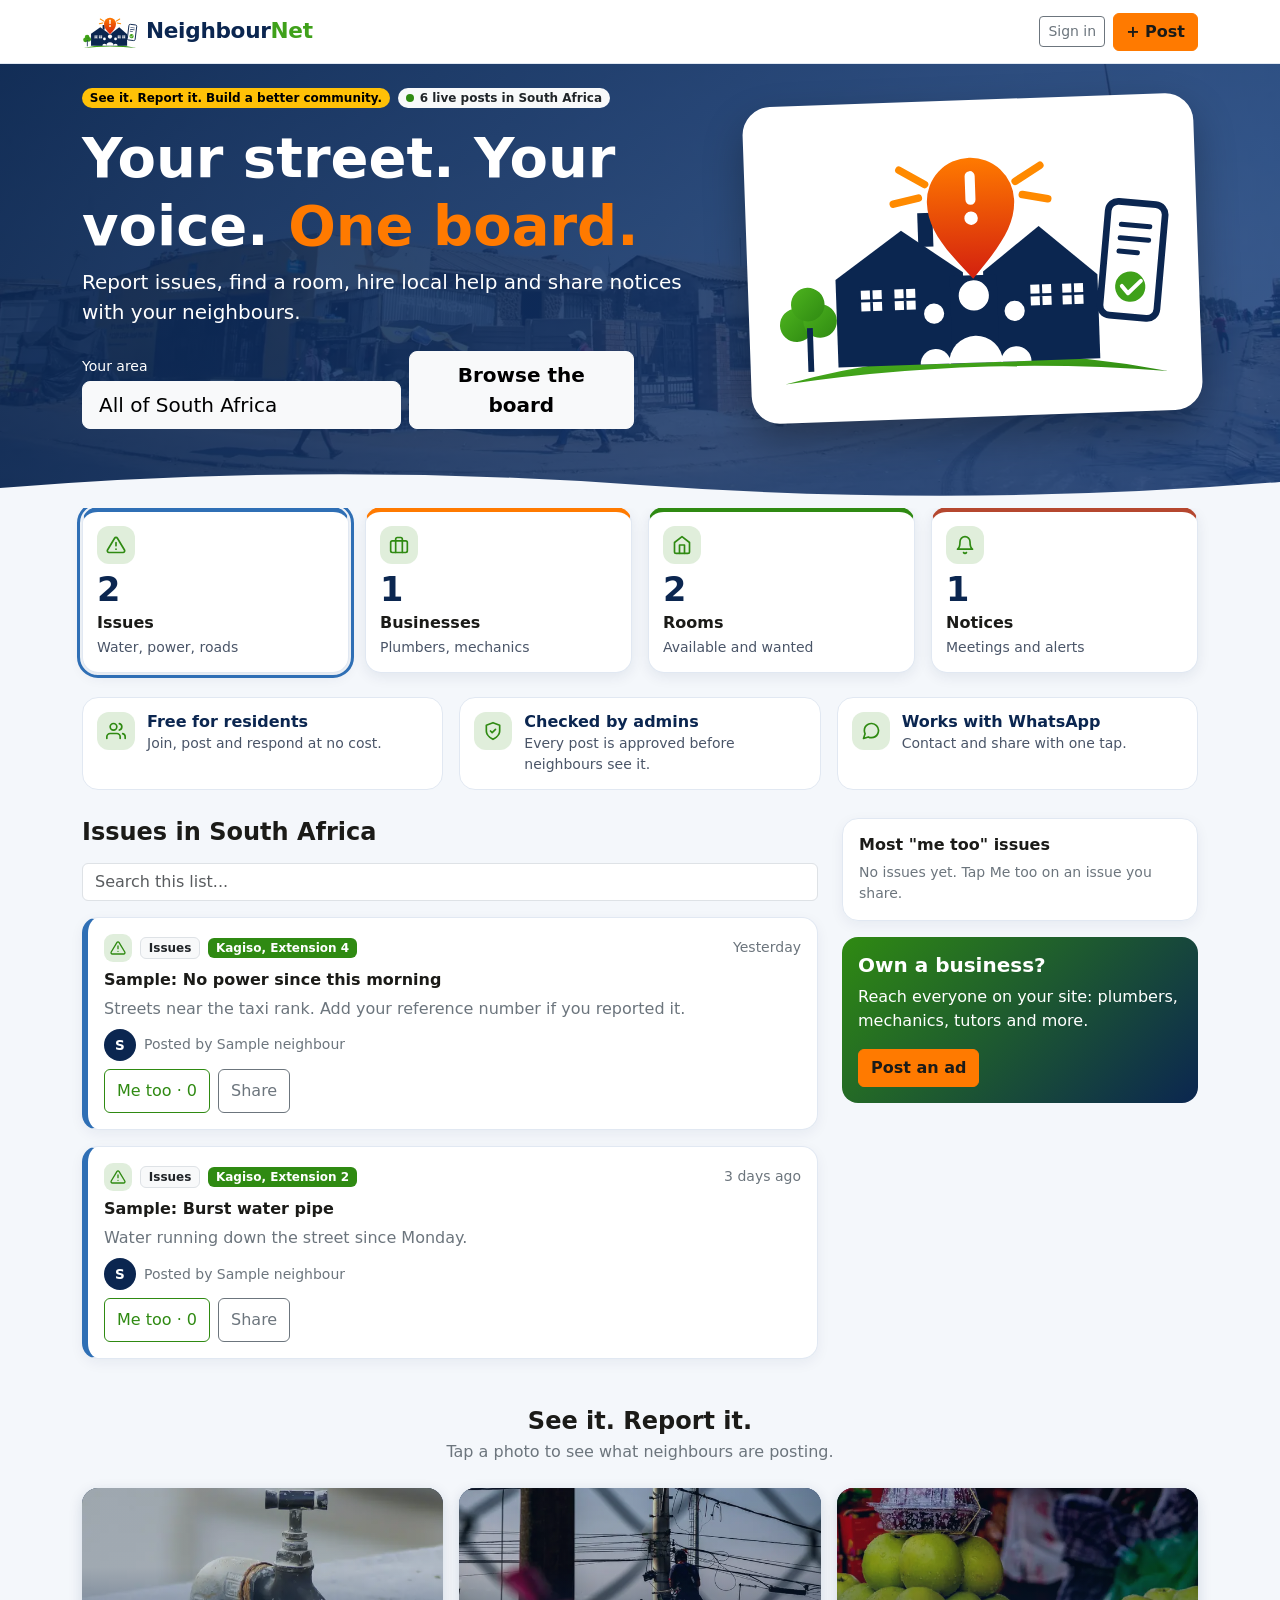
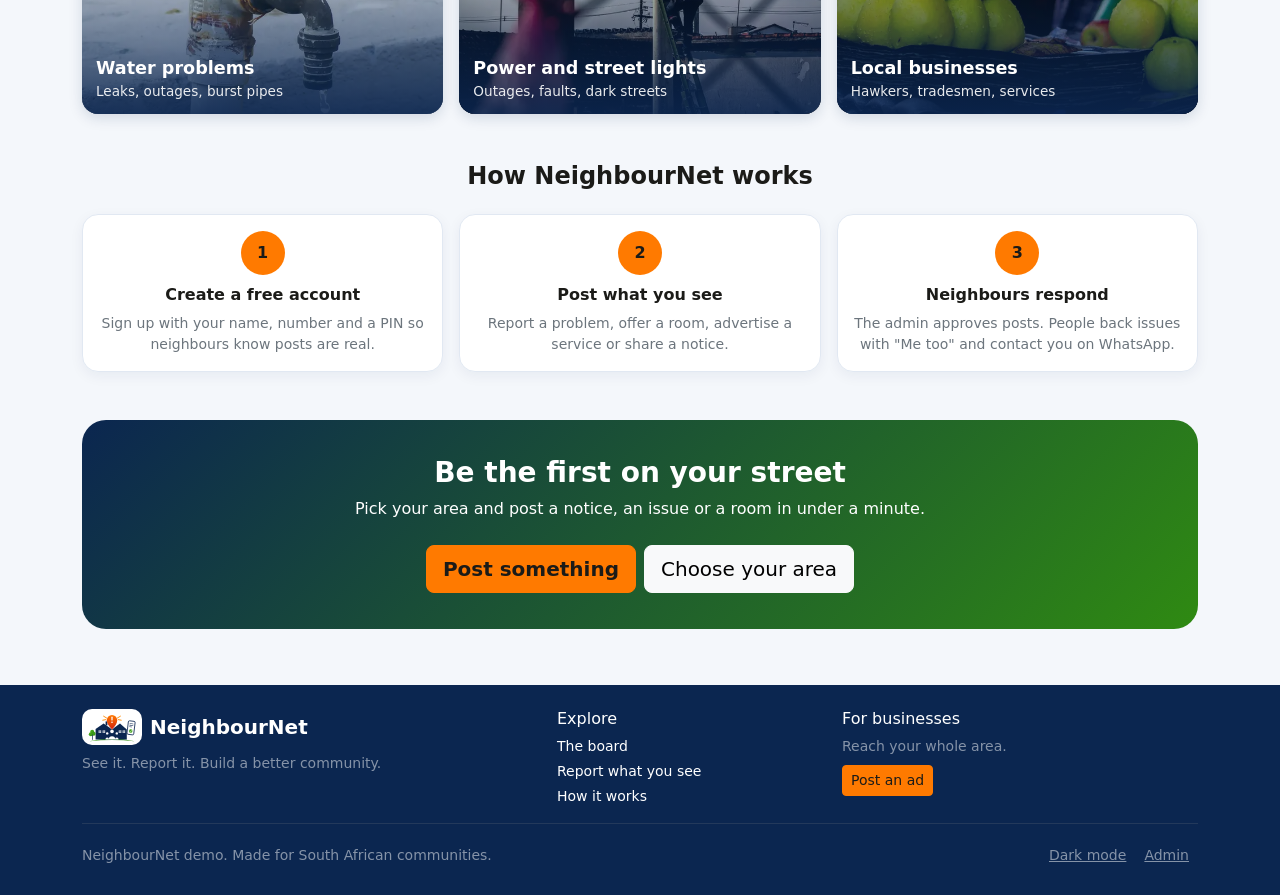
<file: noticeboard/index.html>
<!doctype html>
<html lang="en">
<head>
<meta charset="utf-8">
<meta name="viewport" content="width=device-width, initial-scale=1">
<title>NeighbourNet | Free community noticeboard (demo)</title>
<meta name="description" content="NeighbourNet is a free community noticeboard for South African neighbourhoods. Report water and power problems, find rooms to rent, hire local tradesmen and share notices.">
<meta name="theme-color" content="#0B2650">
<!-- Share preview address: if the noticeboard ever moves (for example to your own domain), change the two addresses below. -->
<meta property="og:type" content="website">
<meta property="og:site_name" content="NeighbourNet">
<meta property="og:title" content="NeighbourNet: See it. Report it. Build a better community.">
<meta property="og:description" content="Free community noticeboard for South African neighbourhoods: issues, rooms to rent, local businesses and notices.">
<meta property="og:url" content="https://lebogangdiale.github.io/noticeboard/">
<meta property="og:image" content="https://lebogangdiale.github.io/noticeboard/images/og-share.jpg">
<meta property="og:image:width" content="1200">
<meta property="og:image:height" content="630">
<meta name="twitter:card" content="summary_large_image">
<link rel="icon" href="logo-mark.svg" type="image/svg+xml">
<link rel="apple-touch-icon" href="images/apple-touch-icon.png">
<link rel="manifest" href="manifest.webmanifest">
<script type="application/ld+json">{"@context":"https://schema.org","@type":"WebSite","name":"NeighbourNet","description":"Free community noticeboard for South African neighbourhoods.","inLanguage":"en-ZA"}</script>
<script>try{var t=localStorage.getItem("neighbournet-demo-v1:theme");t=t?JSON.parse(t):(matchMedia("(prefers-color-scheme: dark)").matches?"dark":"light");document.documentElement.setAttribute("data-bs-theme",t)}catch(e){}</script>
<link rel="stylesheet" href="https://cdn.jsdelivr.net/npm/bootstrap@5.3.3/dist/css/bootstrap.min.css">
<link rel="stylesheet" href="style.css">
<script src="app.js" defer></script>
</head>
<body>
<a class="visually-hidden-focusable btn btn-warning m-2" href="#board">Skip to the board</a>
<nav class="navbar nn-nav sticky-top"><div class="container">
  <a class="navbar-brand d-flex align-items-center gap-2" href="#"><img src="logo-mark.svg" alt="" width="56" height="37"><span class="brand-word"><span class="n1">Neighbour</span><span class="n2">Net</span></span></a>
  <div class="d-flex align-items-center gap-2"><span id="navUser" class="d-flex align-items-center gap-2"></span><button type="button" class="btn btn-warning fw-semibold js-post">+ Post</button></div>
</div></nav>

<header class="hero text-white"><div class="container pt-4 pb-5"><div class="row align-items-center g-4">
  <div class="col-lg-7">
    <div class="d-flex flex-wrap gap-2 mb-3"><span class="badge rounded-pill text-bg-warning">See it. Report it. Build a better community.</span><span id="livePill" class="badge rounded-pill bg-light text-dark live"></span></div>
    <h1 class="display-4 fw-bold">Your street. Your voice. <span class="accent">One board.</span></h1>
    <p class="lead mb-4">Report issues, find a room, hire local help and share notices with your neighbours.</p>
    <div class="row g-2 align-items-end nn-pick">
      <div class="col-12 col-sm-7"><label for="locBtn" class="form-label small mb-1">Your area</label><button type="button" id="locBtn" class="btn btn-light btn-lg w-100 text-start text-truncate">All of South Africa</button></div>
      <div class="col-12 col-sm-5"><a href="#board" class="btn btn-light btn-lg w-100 fw-semibold">Browse the board</a></div>
    </div>
  </div>
  <div class="col-lg-5 d-none d-lg-block"><div class="hero-card"><img src="logo-mark.svg" alt="" class="w-100"></div></div>
</div></div>
<svg class="wave" viewBox="0 0 1440 60" preserveAspectRatio="none" aria-hidden="true"><path d="M0 34Q360 0 720 30T1440 26V60H0Z" fill="currentColor"/></svg>
</header>

<noscript><div class="alert alert-warning m-3">NeighbourNet needs JavaScript to show the noticeboard. Please turn it on in your browser.</div></noscript>

<main class="container nn-main">
  <section aria-label="Overview"><div class="row g-3" id="stats"></div></section>

  <section class="row g-3 mt-2" aria-label="Why NeighbourNet">
    <div class="col-md-4"><div class="trust"><span class="ico" data-icon="users" aria-hidden="true"></span><div><h3>Free for residents</h3><p>Join, post and respond at no cost.</p></div></div></div>
    <div class="col-md-4"><div class="trust"><span class="ico" data-icon="shield" aria-hidden="true"></span><div><h3>Checked by admins</h3><p>Every post is approved before neighbours see it.</p></div></div></div>
    <div class="col-md-4"><div class="trust"><span class="ico" data-icon="chat" aria-hidden="true"></span><div><h3>Works with WhatsApp</h3><p>Contact and share with one tap.</p></div></div></div>
  </section>

  <div class="row g-4 mt-1" id="board">
    <div class="col-lg-8">
      <h2 id="feedTitle" class="h4 fw-bold mb-3"></h2>
      <input id="q" type="search" class="form-control mb-3" placeholder="Search this list..." aria-label="Search posts" autocomplete="off">
      <div id="list" class="d-grid gap-3" aria-live="polite"></div>
    </div>
    <aside class="col-lg-4 d-grid gap-3 align-content-start">
      <div class="card nn-card"><div class="card-body"><h3 class="h6 fw-bold">Most "me too" issues</h3><ol id="top" class="list-unstyled mb-0 d-grid gap-2"></ol></div></div>
      <div class="card ad-card"><div class="card-body"><h3 class="h5 fw-bold">Own a business?</h3><p class="mb-3">Reach everyone on your site: plumbers, mechanics, tutors and more.</p><button type="button" class="btn btn-warning fw-semibold js-ad" id="adBtn">Post an ad</button></div></div>
    </aside>
  </div>

  <section class="mt-5" aria-labelledby="see"><h2 id="see" class="h4 fw-bold text-center mb-1">See it. Report it.</h2>
    <p class="text-center text-secondary mb-4">Tap a photo to see what neighbours are posting.</p>
    <div class="row g-3">
      <div class="col-md-4"><button type="button" class="photo" data-cat="issue"><img src="images/water.webp" width="640" height="400" loading="lazy" alt="A rusty outdoor tap dripping water"><span>Water problems<small>Leaks, outages, burst pipes</small></span></button></div>
      <div class="col-md-4"><button type="button" class="photo" data-cat="issue"><img src="images/power.webp" width="640" height="400" loading="lazy" alt="A worker on a ladder fixing power lines on a pole"><span>Power and street lights<small>Outages, faults, dark streets</small></span></button></div>
      <div class="col-md-4"><button type="button" class="photo" data-cat="business"><img src="images/business.webp" width="640" height="400" loading="lazy" alt="A pile of green apples at a street stall"><span>Local businesses<small>Hawkers, tradesmen, services</small></span></button></div>
    </div>
  </section>

  <section class="mt-5" aria-labelledby="how"><h2 id="how" class="h4 fw-bold text-center mb-4">How NeighbourNet works</h2>
    <div class="row g-3 text-center">
      <div class="col-md-4"><div class="card nn-card h-100"><div class="card-body"><div class="step">1</div><h3 class="h6 fw-bold">Create a free account</h3><p class="small text-secondary mb-0">Sign up with your name, number and a PIN so neighbours know posts are real.</p></div></div></div>
      <div class="col-md-4"><div class="card nn-card h-100"><div class="card-body"><div class="step">2</div><h3 class="h6 fw-bold">Post what you see</h3><p class="small text-secondary mb-0">Report a problem, offer a room, advertise a service or share a notice.</p></div></div></div>
      <div class="col-md-4"><div class="card nn-card h-100"><div class="card-body"><div class="step">3</div><h3 class="h6 fw-bold">Neighbours respond</h3><p class="small text-secondary mb-0">The admin approves posts. People back issues with "Me too" and contact you on WhatsApp.</p></div></div></div>
    </div>
  </section>

  <section class="cta text-center text-white mt-5" aria-labelledby="go"><h2 id="go" class="h3 fw-bold">Be the first on your street</h2>
    <p class="mb-4">Pick your area and post a notice, an issue or a room in under a minute.</p>
    <div class="d-flex flex-wrap gap-2 justify-content-center"><button type="button" class="btn btn-warning btn-lg fw-semibold js-post">Post something</button><button type="button" class="btn btn-light btn-lg js-loc">Choose your area</button></div>
  </section>
</main>

<dialog id="authDlg">
  <form id="authForm" class="d-grid gap-3">
    <h2 class="h5 fw-bold mb-0" id="authTitle">Sign in to post</h2>
    <div class="btn-group" role="group" aria-label="Account">
      <button type="button" class="btn btn-outline-success" id="tabIn">Sign in</button>
      <button type="button" class="btn btn-outline-success" id="tabNew">Create account</button>
    </div>
    <div id="nameRow"><label class="form-label" for="aName">Your name</label><input id="aName" class="form-control" maxlength="40" autocomplete="name"></div>
    <div><label class="form-label" for="aPhone">Cell number</label><input id="aPhone" class="form-control" type="tel" inputmode="tel" maxlength="20" required autocomplete="tel"></div>
    <div><label class="form-label" for="aPin">PIN (4 to 6 numbers)</label><input id="aPin" class="form-control" type="password" inputmode="numeric" pattern="[0-9]{4,6}" maxlength="6" required autocomplete="current-password"></div>
    <p id="aErr" class="small text-danger mb-0" role="alert"></p>
    <p class="small text-secondary mb-0">Demo only: accounts are saved on this device. Real accounts come with Firebase.</p>
    <div class="d-flex gap-2 justify-content-end"><button type="button" id="authCancel" class="btn btn-outline-secondary">Cancel</button><button class="btn btn-success" id="authGo">Sign in</button></div>
  </form>
</dialog>

<dialog id="locDlg">
  <div class="d-grid gap-3">
    <h2 class="h5 fw-bold mb-0">Choose your area</h2>
    <div id="locPick" class="d-grid gap-2"></div>
    <p id="locPath" class="small text-secondary mb-0">All of South Africa</p>
    <button type="button" id="locAdd" class="btn btn-outline-success" hidden>+ Add an area here (admin)</button>
    <div class="d-flex gap-2 justify-content-end"><button type="button" id="locClear" class="btn btn-outline-secondary">Clear</button><button type="button" id="locDone" class="btn btn-success">Done</button></div>
  </div>
</dialog>

<dialog id="dlg">
  <form id="form" class="d-grid gap-3">
    <h2 class="h5 fw-bold mb-0">New post</h2>
    <div><label class="form-label" for="fCat">Category</label><select id="fCat" class="form-select" required></select></div>
    <div><span class="form-label d-block">Area</span><div id="fLoc" class="d-grid gap-2"></div></div>
    <div><label class="form-label" for="fTitle">Title</label><input id="fTitle" class="form-control" maxlength="80" required></div>
    <div><label class="form-label" for="fDetails">Details</label><textarea id="fDetails" class="form-control" maxlength="400" rows="4" required></textarea></div>
    <div><label class="form-label" for="fContact">WhatsApp or phone (optional)</label><input id="fContact" class="form-control" type="tel" inputmode="tel" maxlength="20"></div>
    <p class="small text-secondary mb-0">Your post shows after the admin approves it.</p>
    <div class="d-flex gap-2 justify-content-end"><button type="button" id="cancel" class="btn btn-outline-secondary">Cancel</button><button class="btn btn-success">Send post</button></div>
  </form>
</dialog>

<footer class="nn-foot"><div class="container py-4">
  <div class="row g-4">
    <div class="col-md-5"><div class="d-flex align-items-center gap-2 mb-2"><span class="badge-logo"><img src="logo-mark.svg" alt="" width="48" height="32"></span><b class="fs-5">NeighbourNet</b></div><p class="small mb-0 text-white-50">See it. Report it. Build a better community.</p></div>
    <div class="col-6 col-md-3"><h2 class="h6">Explore</h2><ul class="list-unstyled small mb-0 d-grid gap-1"><li><a href="#board">The board</a></li><li><a href="#see">Report what you see</a></li><li><a href="#how">How it works</a></li></ul></div>
    <div class="col-6 col-md-4"><h2 class="h6">For businesses</h2><p class="small text-white-50 mb-2">Reach your whole area.</p><button type="button" class="btn btn-warning btn-sm js-ad">Post an ad</button></div>
  </div>
  <hr class="border-secondary">
  <div class="d-flex flex-wrap gap-2 justify-content-between align-items-center small"><span class="text-white-50">NeighbourNet demo. Made for South African communities.</span><span><button id="themeBtn" type="button" class="btn btn-link btn-sm text-white-50">Dark mode</button><button id="adminBtn" type="button" class="btn btn-link btn-sm text-white-50">Admin</button></span></div>
</div></footer>
<div id="toast" role="status"></div>
</body>
</html>
</file>
<file: noticeboard/style.css>
:root{--navy:#0B2650;--orange:#FF7A00;--nn-bg:#F4F7FB;--nn-surface:#fff;--nn-ink:#1B1B18;--nn-head:#0B2650;--nn-line:#E1E8F2;--nn-muted:#4A5568;--bs-success:#2F8A12;--bs-success-rgb:47,138,18;--bs-body-font-family:system-ui,-apple-system,"Segoe UI",Roboto,sans-serif}
[data-bs-theme=dark]{--nn-bg:#0E1626;--nn-surface:#16213A;--nn-ink:#E8EDF5;--nn-head:#CFE0FF;--nn-line:#26334F;--nn-muted:#A9B6CC}
html{scroll-behavior:smooth}
body{background:var(--nn-bg);color:var(--nn-ink)}
#board,#see,#how{scroll-margin-top:76px}
.btn-success{--bs-btn-bg:#2F8A12;--bs-btn-border-color:#2F8A12;--bs-btn-hover-bg:#26700e;--bs-btn-hover-border-color:#26700e;--bs-btn-active-bg:#26700e}
.btn-outline-success{--bs-btn-color:#2F8A12;--bs-btn-border-color:#2F8A12;--bs-btn-hover-bg:#2F8A12;--bs-btn-hover-border-color:#2F8A12;--bs-btn-hover-color:#fff;--bs-btn-active-bg:#2F8A12}
[data-bs-theme=dark] .btn-outline-success{--bs-btn-color:#7BD957}
.btn-warning{--bs-btn-bg:#FF7A00;--bs-btn-border-color:#FF7A00;--bs-btn-color:#1B1B18;--bs-btn-hover-bg:#E86C00;--bs-btn-hover-border-color:#E86C00;--bs-btn-hover-color:#1B1B18;--bs-btn-active-bg:#E86C00;--bs-btn-active-color:#1B1B18}
.nn-nav{background:#fff;border-bottom:1px solid #E1E8F2;z-index:1030}
.brand-word{font-weight:800;font-size:1.35rem;letter-spacing:-.3px}.n1{color:#0B2650}.n2{color:#3FA11A}
.hero{position:relative;color:#fff;background:linear-gradient(135deg,rgba(11,38,80,.93),rgba(22,63,130,.78)),url(images/hero-street.webp) center 82%/cover #0B2650;padding-bottom:30px}
.hero .accent{color:var(--orange)}
.hero-card{background:#fff;border-radius:28px;padding:24px;box-shadow:0 18px 40px rgba(0,0,0,.3);transform:rotate(-2deg)}
.wave{position:absolute;left:0;right:0;bottom:-1px;width:100%;height:46px;display:block;color:var(--nn-bg)}
.nn-pick{max-width:560px}
.live::before{content:"";display:inline-block;width:8px;height:8px;border-radius:50%;background:#2F8A12;margin-right:6px;animation:pulse 1.8s infinite}
@keyframes pulse{0%{box-shadow:0 0 0 0 rgba(47,138,18,.6)}70%{box-shadow:0 0 0 7px rgba(47,138,18,0)}100%{box-shadow:0 0 0 0 rgba(47,138,18,0)}}
.nn-main{margin-top:-8px;padding-bottom:56px}
.ico{--c:#2F8A12;width:38px;height:38px;border-radius:12px;display:grid;place-items:center;flex:none;color:var(--c);background:var(--nn-line);background:color-mix(in srgb,var(--c) 15%,transparent)}
.ico svg{width:20px;height:20px;fill:none;stroke:currentColor;stroke-width:2;stroke-linecap:round;stroke-linejoin:round}
.ico.sm{width:28px;height:28px;border-radius:9px}.ico.sm svg{width:16px;height:16px}
.stat{text-align:left;border:1px solid var(--nn-line);border-top:5px solid var(--c);border-radius:16px;background:var(--nn-surface);color:var(--nn-ink);padding:14px;width:100%;min-height:44px;cursor:pointer;box-shadow:0 4px 14px rgba(11,38,80,.08);transition:transform .15s,box-shadow .15s;display:grid;gap:2px}
.stat:hover{transform:translateY(-3px);box-shadow:0 10px 24px rgba(11,38,80,.15)}
.stat[aria-pressed=true]{outline:3px solid var(--c);outline-offset:2px}
.stat .ico{margin-bottom:6px}
.stat b{font-size:2.1rem;line-height:1.1;color:var(--nn-head)}
.stat span:not(.ico){font-weight:600}.stat small{color:var(--nn-muted)}
.trust{display:flex;gap:12px;align-items:flex-start;background:var(--nn-surface);border:1px solid var(--nn-line);border-radius:16px;padding:14px;height:100%}
.trust h3{font-size:1rem;margin:0 0 2px;font-weight:700;color:var(--nn-head)}.trust p{margin:0;font-size:.875rem;color:var(--nn-muted)}
.nn-card{--bs-card-bg:var(--nn-surface);--bs-card-border-color:var(--nn-line);--bs-card-color:var(--nn-ink);border-radius:16px;box-shadow:0 4px 14px rgba(11,38,80,.06)}
.nn-card .btn{min-height:44px}
.post{border-left:6px solid var(--c)}
.rise{animation:rise .35s ease both}
@keyframes rise{from{opacity:0;transform:translateY(10px)}to{opacity:1;transform:none}}
.avatar{width:32px;height:32px;border-radius:50%;background:var(--navy);color:#fff;font-weight:700;font-size:.85rem;display:grid;place-items:center;flex:none}
[data-bs-theme=dark] .avatar{background:#2B4A8B}
.pre{white-space:pre-line}
.empty-state img{background:#fff;border-radius:18px;padding:10px;margin-bottom:12px}
.ad-card{border:0;border-radius:16px;background:linear-gradient(135deg,#2F8A12,#0B2650);color:#fff}
.step{width:44px;height:44px;border-radius:50%;background:var(--orange);color:#1B1B18;font-weight:800;display:grid;place-items:center;margin:0 auto 10px}
.tops button{background:none;border:0;padding:0;text-align:left;color:var(--nn-ink)}
.cta{background:linear-gradient(135deg,#0B2650,#2F8A12);border-radius:24px;padding:36px 20px}
.photo{position:relative;display:block;width:100%;aspect-ratio:16/10;border:0;padding:0;border-radius:16px;overflow:hidden;background:#0B2650;text-align:left;cursor:pointer;box-shadow:0 4px 14px rgba(11,38,80,.15)}
.photo img{width:100%;height:100%;object-fit:cover;display:block;transition:transform .3s}
.photo:hover img{transform:scale(1.04)}
.photo::after{content:"";position:absolute;inset:0;background:linear-gradient(to top,rgba(11,38,80,.9),rgba(11,38,80,.25) 65%)}
.photo span{position:absolute;left:14px;right:14px;bottom:12px;z-index:1;color:#fff;font-weight:700;font-size:1.1rem}
.photo small{display:block;font-weight:400;font-size:.85rem;opacity:.9}
.nn-foot{background:var(--navy);color:#fff}
.nn-foot a{color:#fff;text-decoration:none}.nn-foot a:hover{text-decoration:underline}
.badge-logo{background:#fff;border-radius:10px;padding:2px 6px;display:inline-flex}
dialog{border:0;border-radius:18px;padding:18px;width:min(92vw,460px);background:var(--nn-bg);color:var(--nn-ink)}
dialog::backdrop{background:rgba(11,38,80,.55)}
#toast{position:fixed;left:50%;bottom:24px;transform:translateX(-50%);background:#1B1B18;color:#fff;padding:10px 16px;border-radius:12px;font-size:14px;opacity:0;pointer-events:none;transition:opacity .2s;max-width:90vw;z-index:2000}
#toast.show{opacity:1}
:focus-visible{outline:3px solid var(--orange);outline-offset:2px}
@media (prefers-reduced-motion:reduce){html{scroll-behavior:auto}#toast,.stat,.photo img{transition:none}.stat:hover,.photo:hover img{transform:none}.rise,.live::before{animation:none}}
</file>
